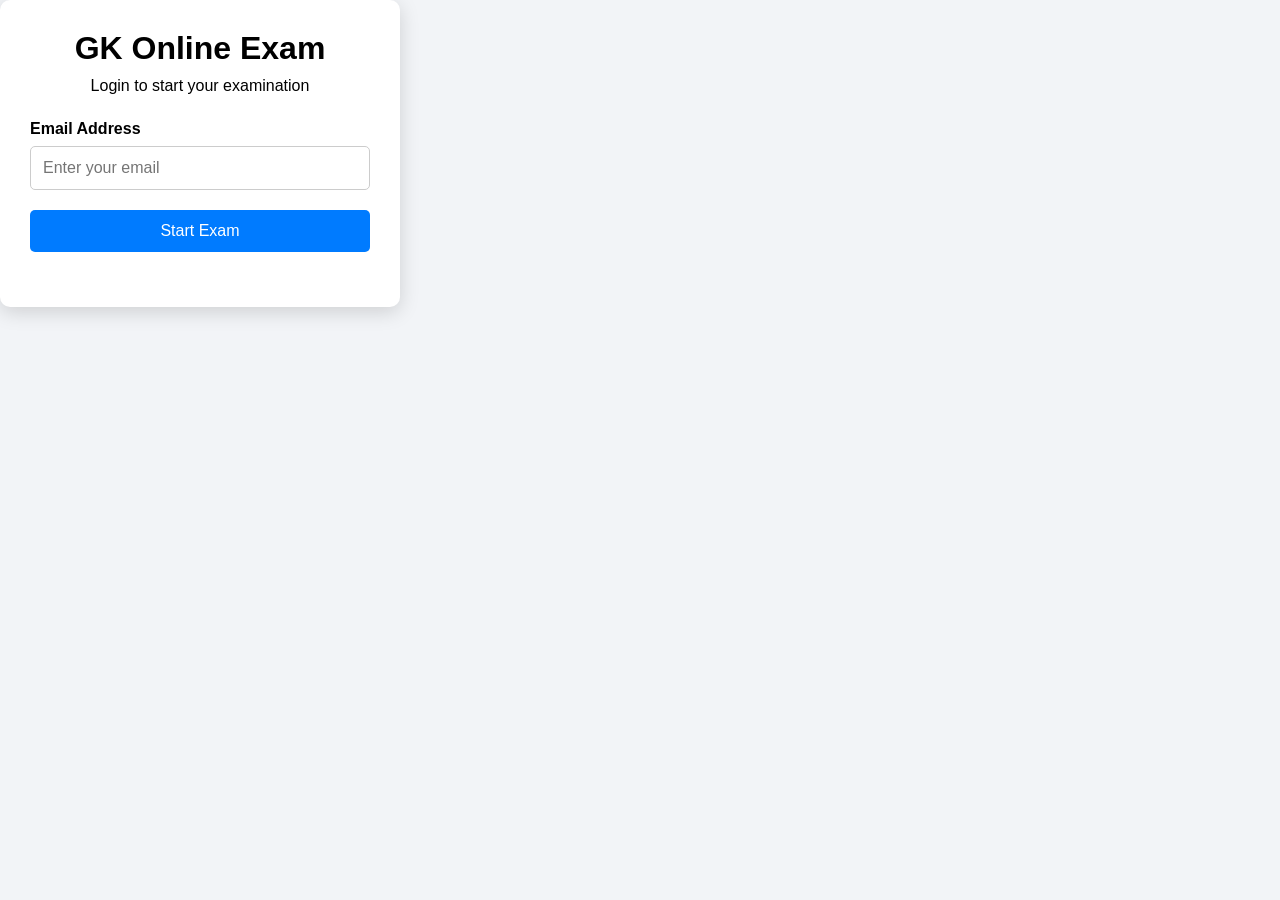
<file: index.html>
<!DOCTYPE html>
<html lang="en">
<head>
    <meta charset="UTF-8">
    <meta name="viewport" content="width=device-width, initial-scale=1.0">

    <title>GK Online Exam</title>

    <link rel="stylesheet" href="style.css">
</head>

<body>

    <div class="login-container">

        <h1>GK Online Exam</h1>

        <p>Login to start your examination</p>

        <form id="loginForm">

            <label for="email">Email Address</label>

            <input
                type="email"
                id="email"
                placeholder="Enter your email"
                required
            >

            <button type="submit">Start Exam</button>

        </form>

        <p id="message"></p>

    </div>

    <script src="script.js"></script>

</body>
</html>
</file>
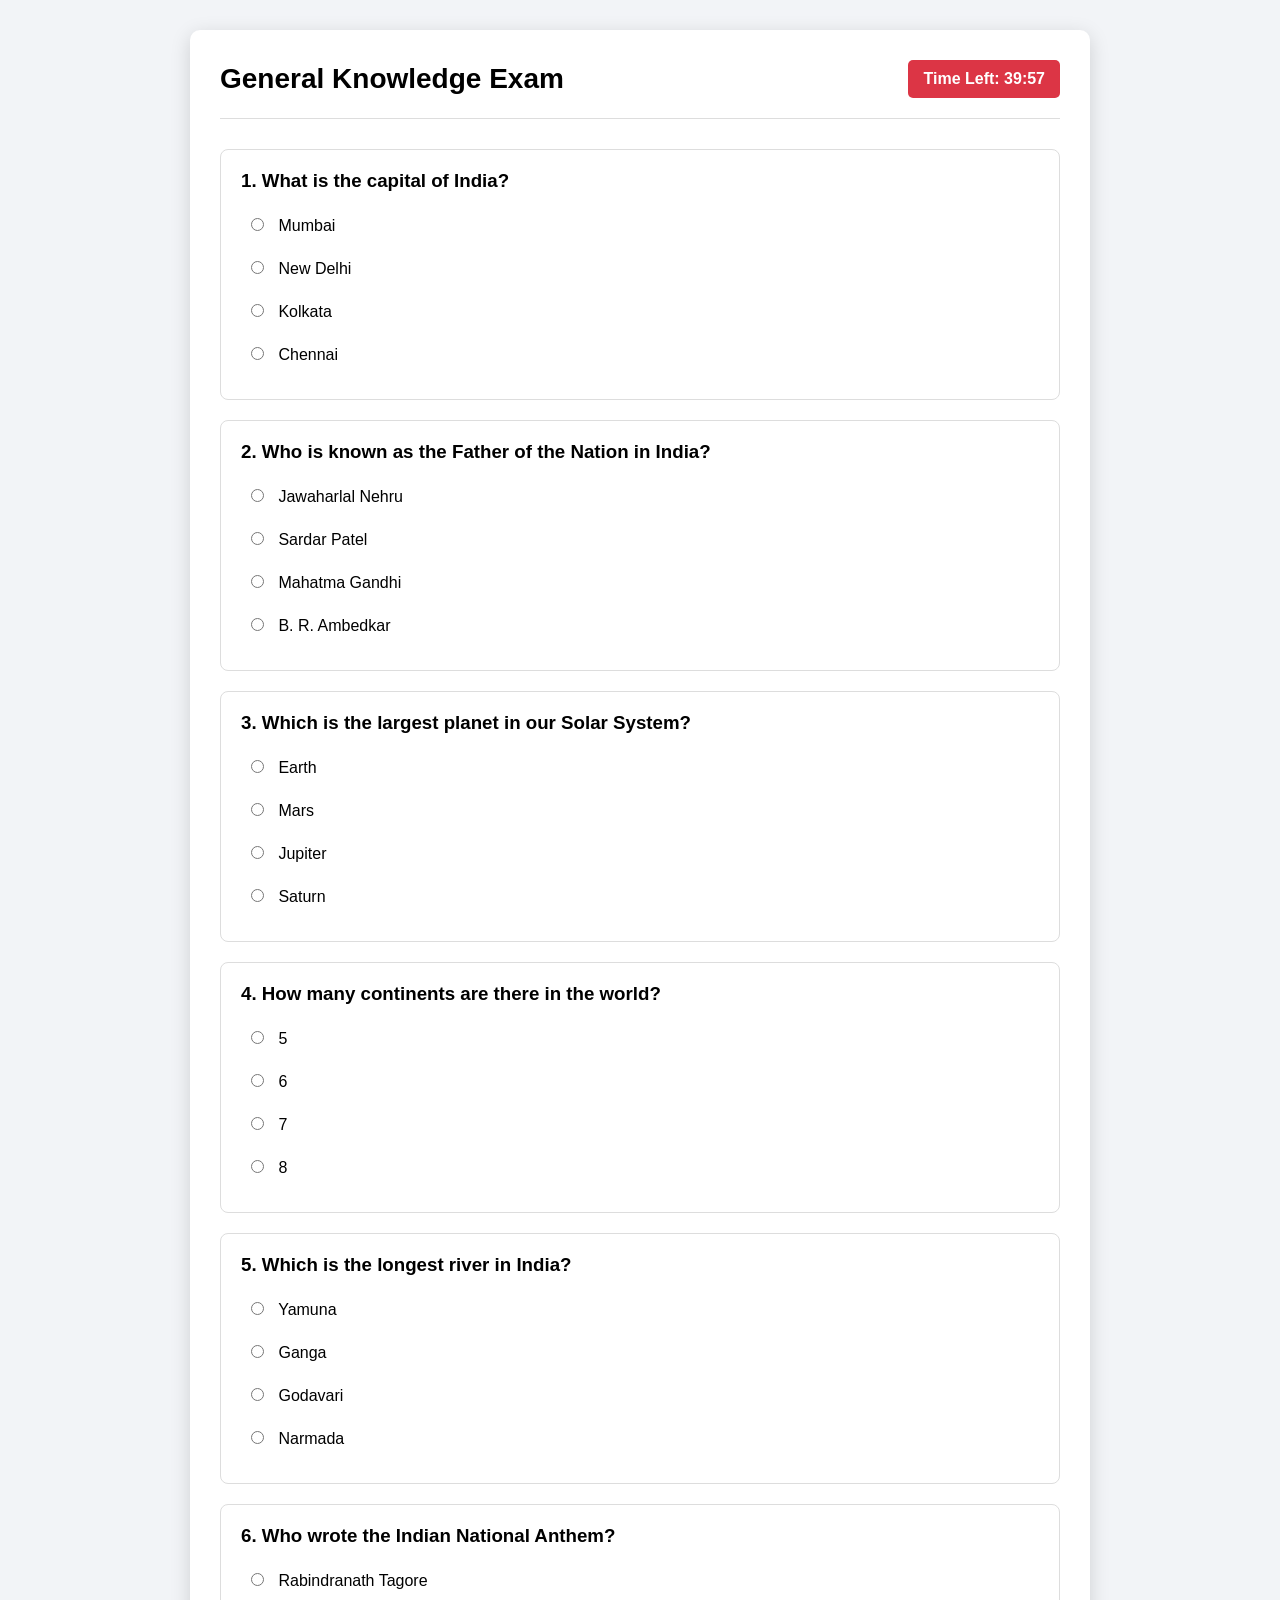
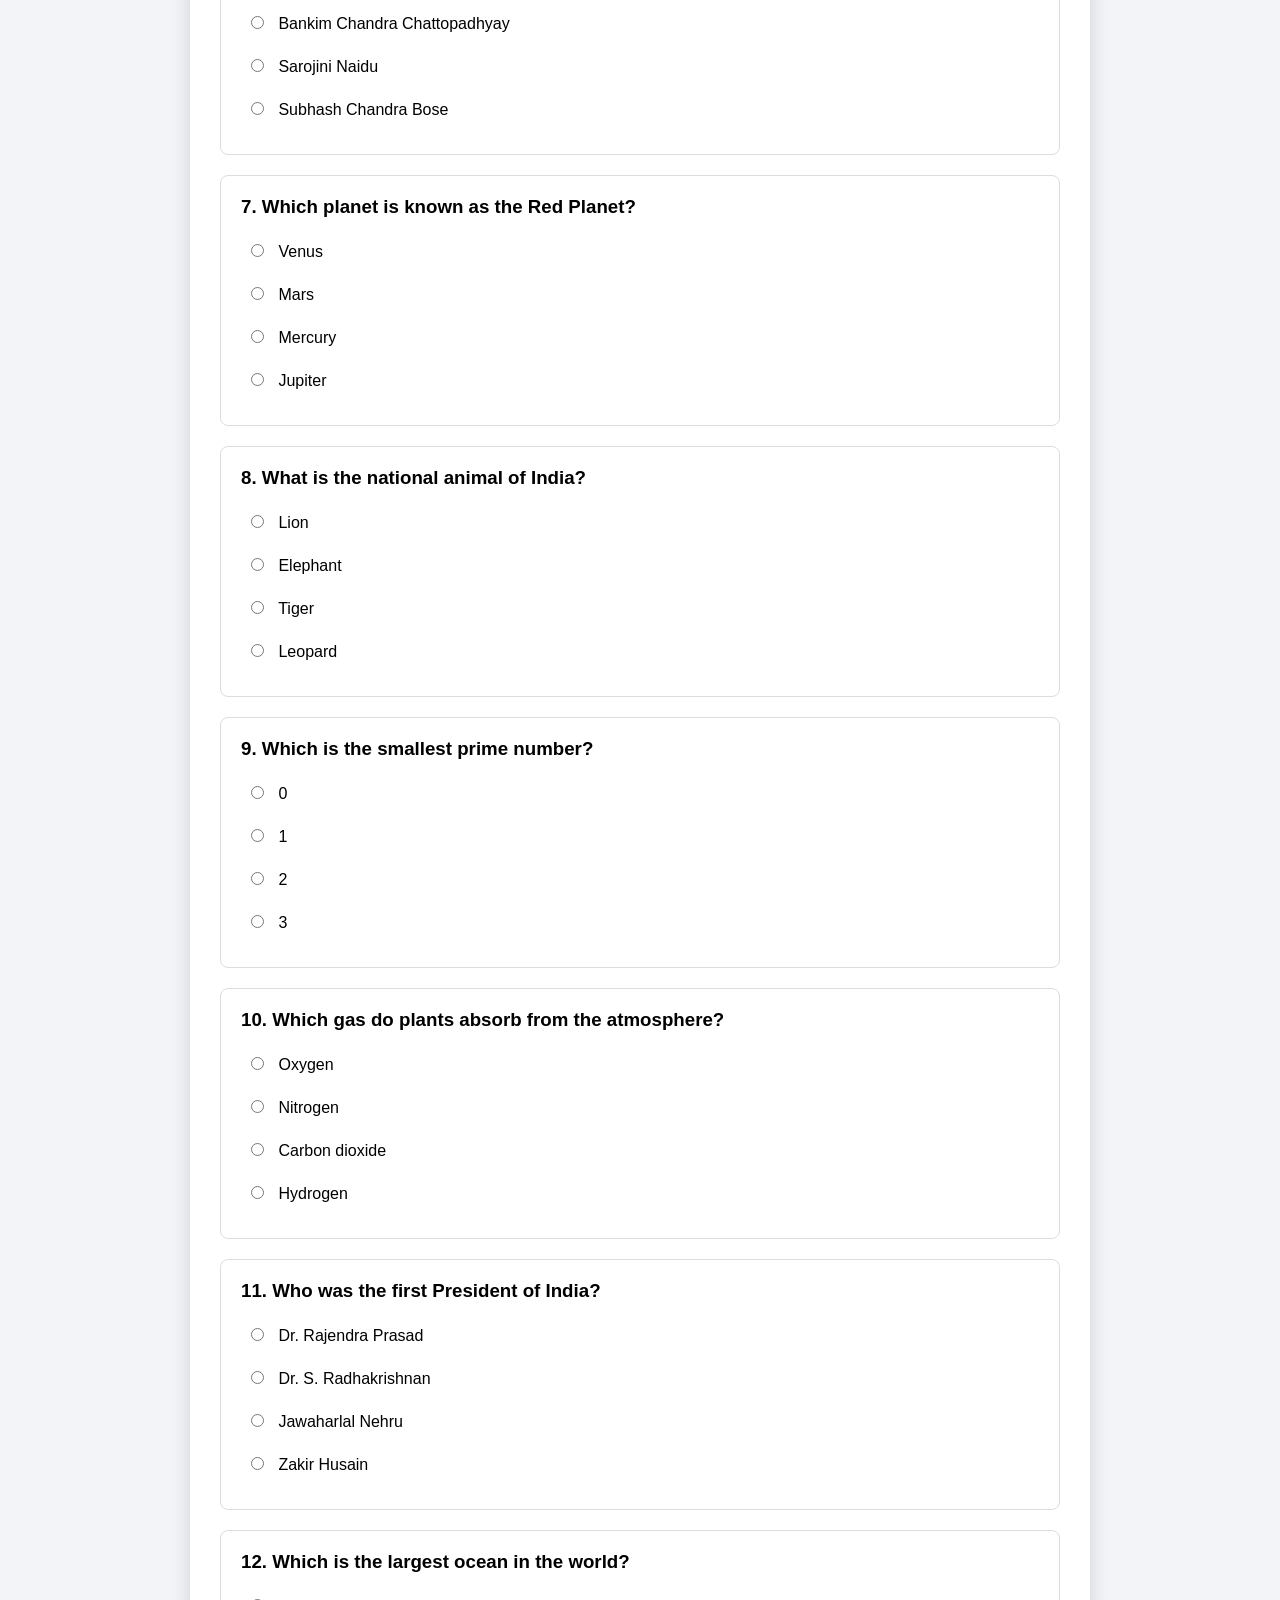
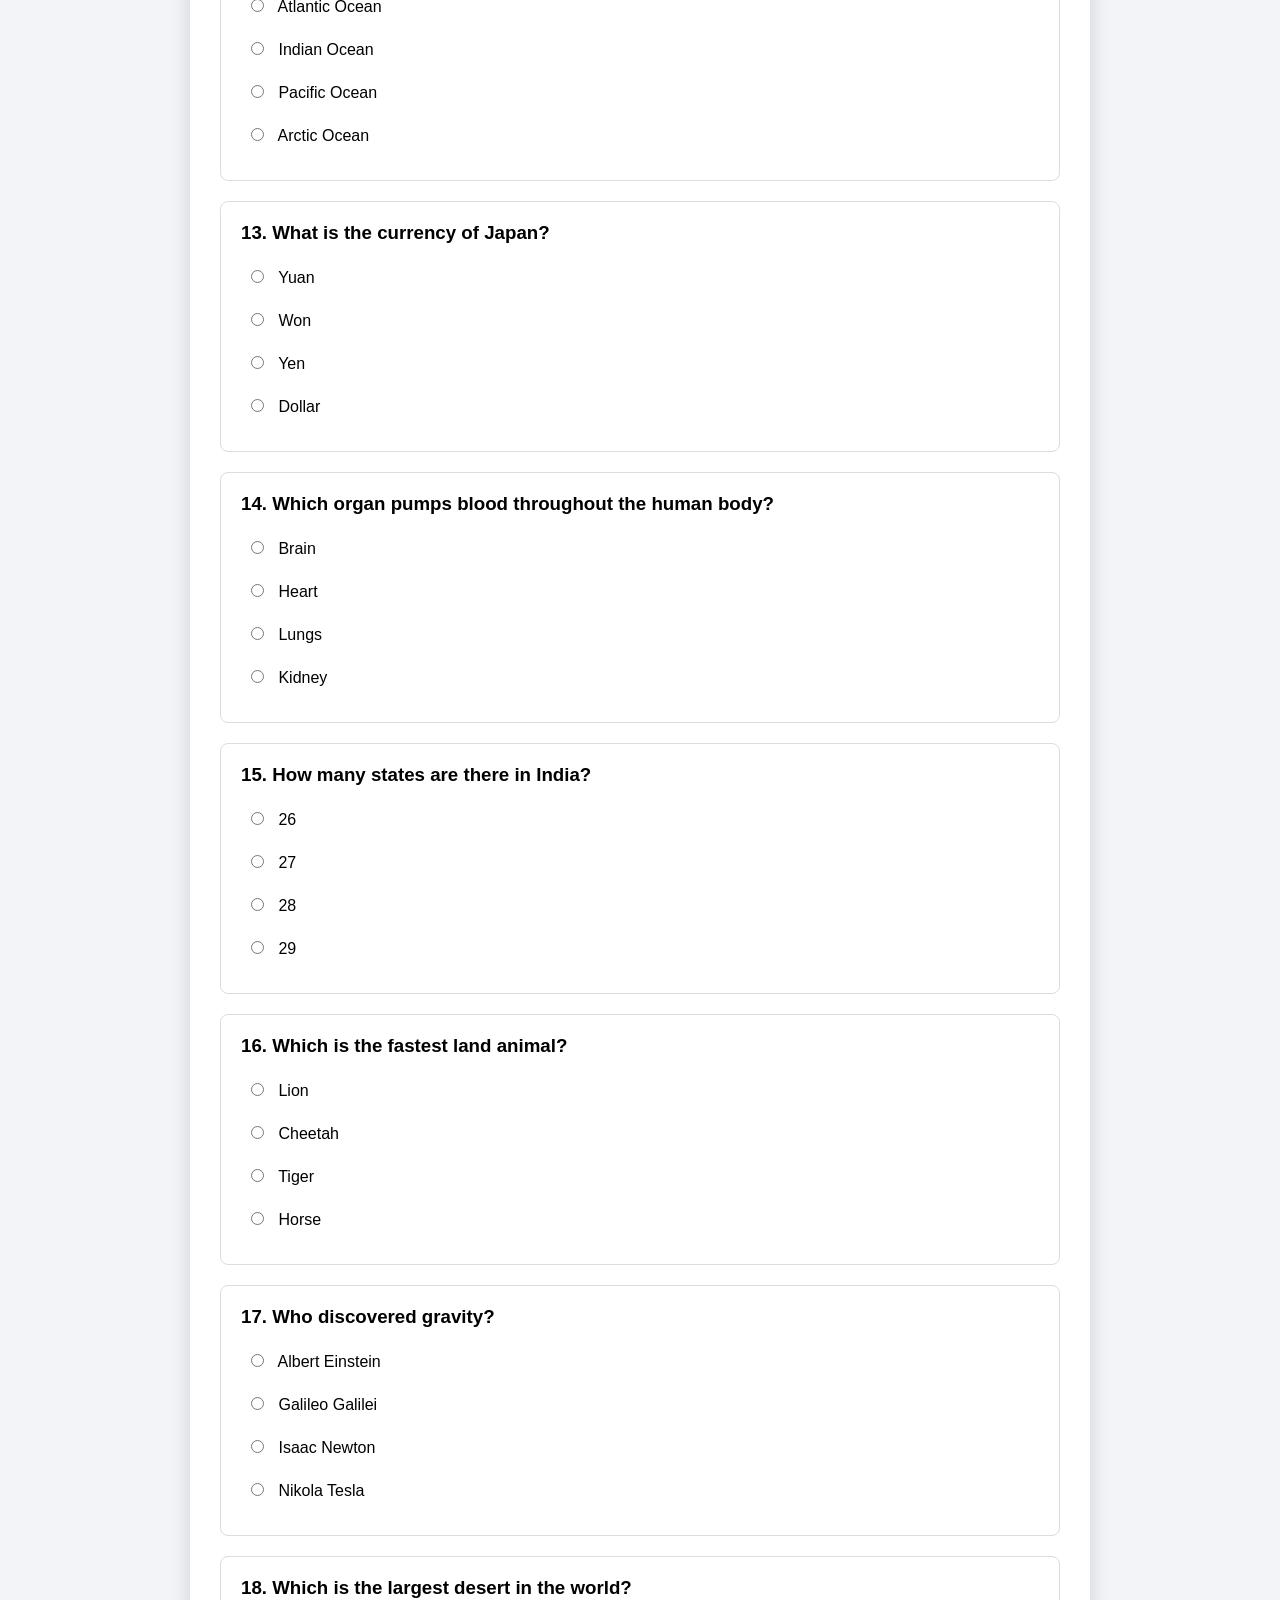
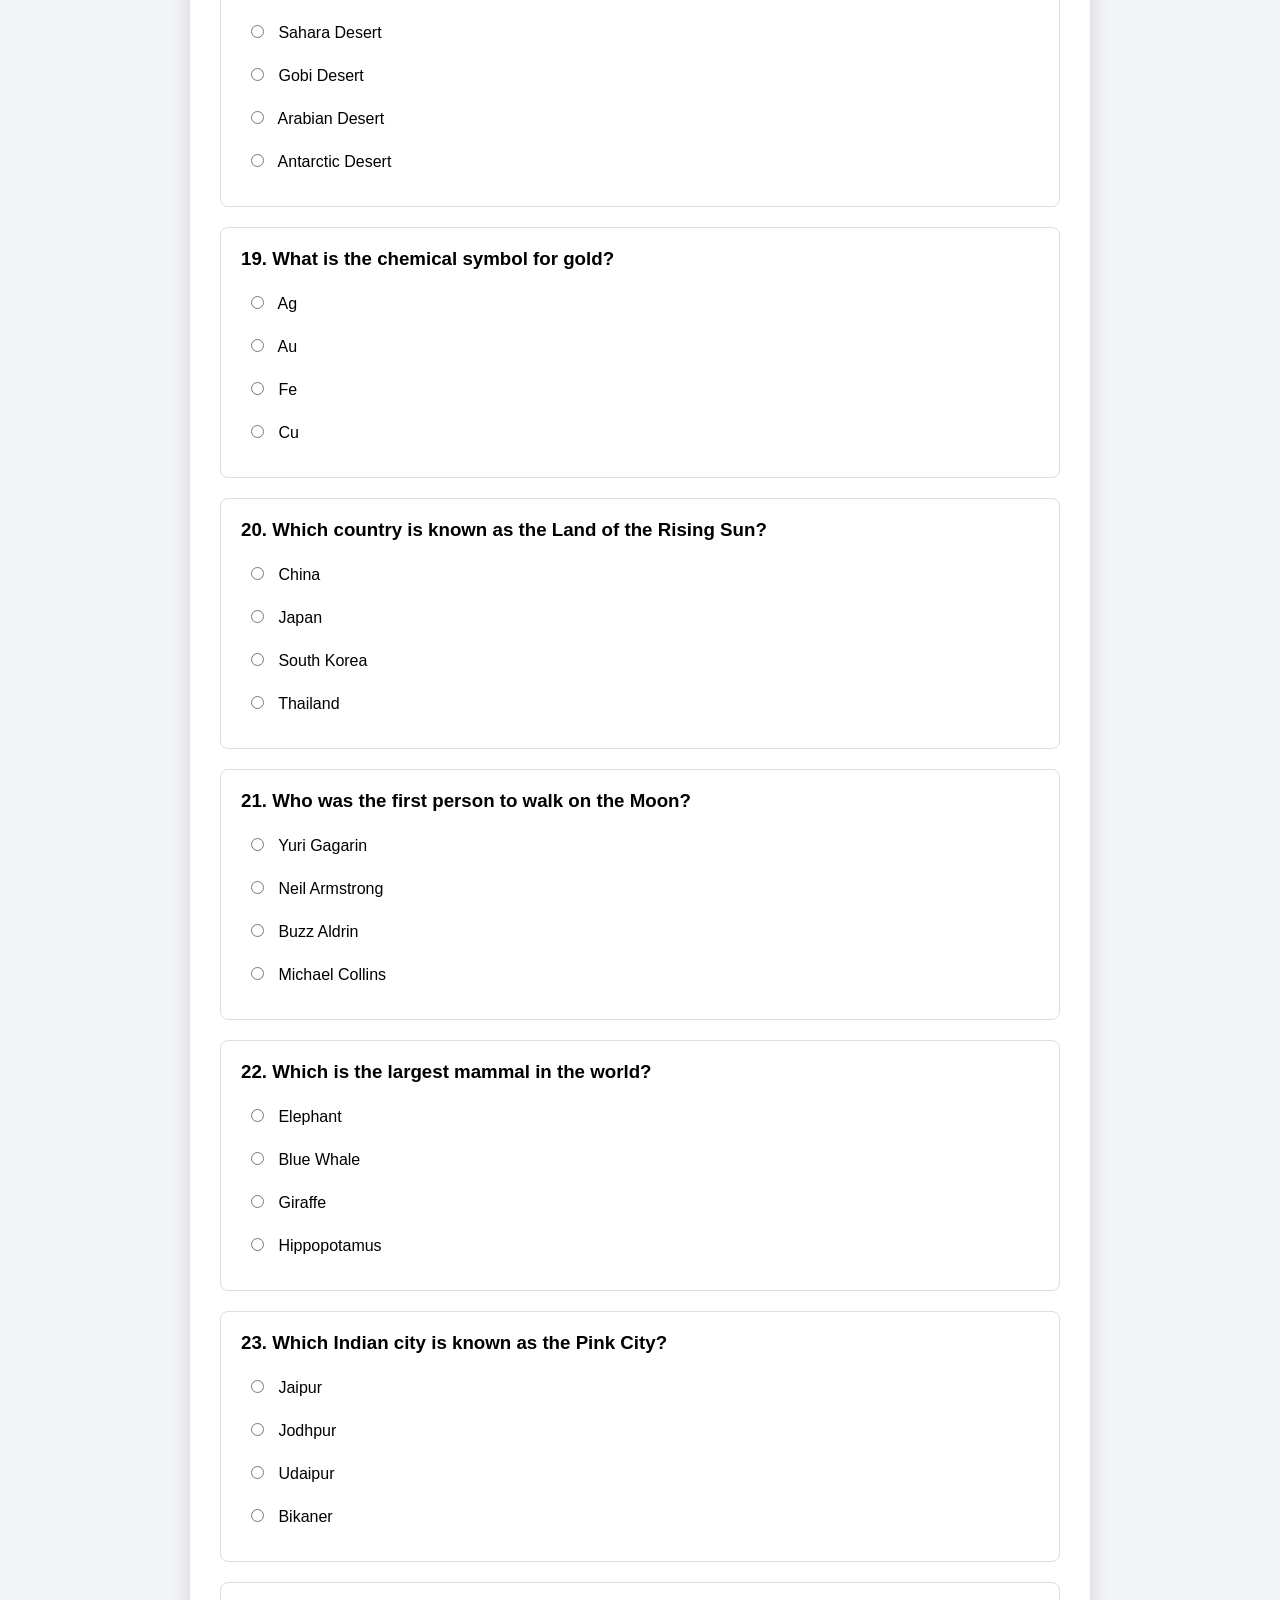
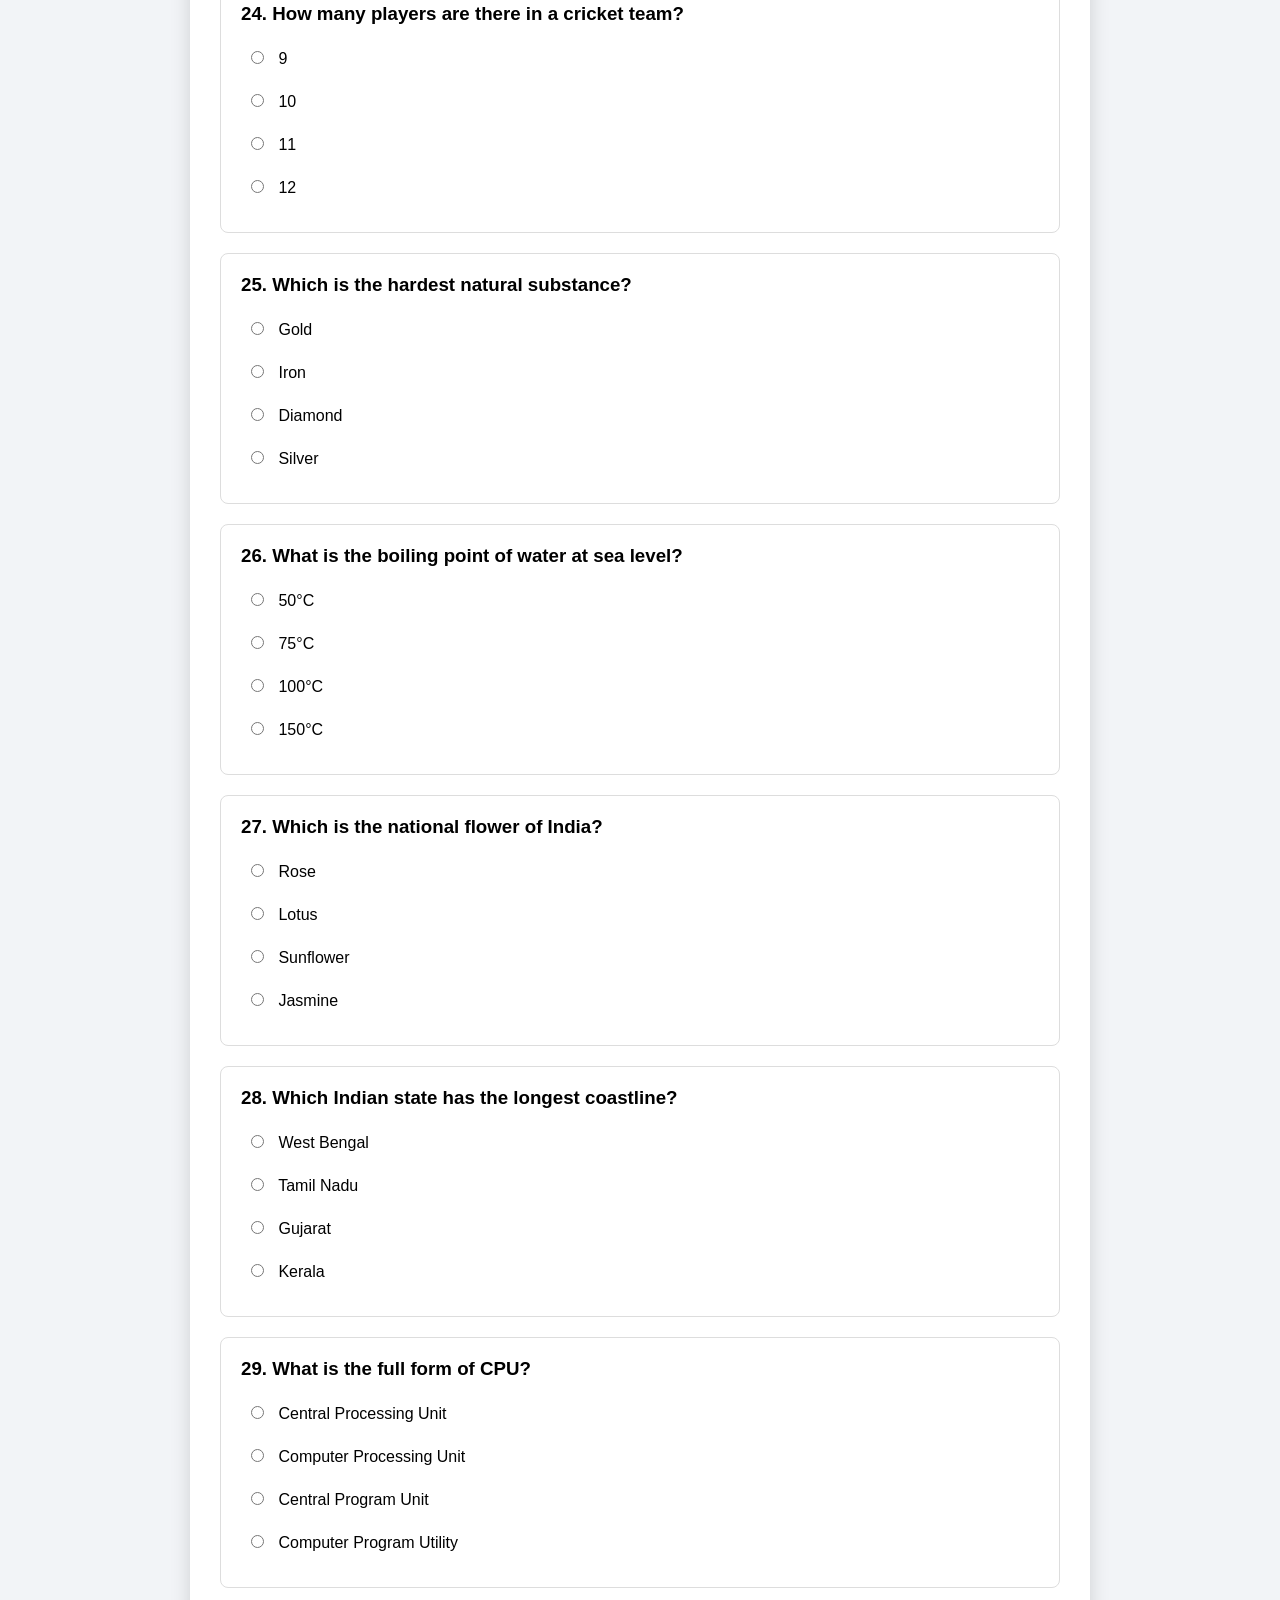
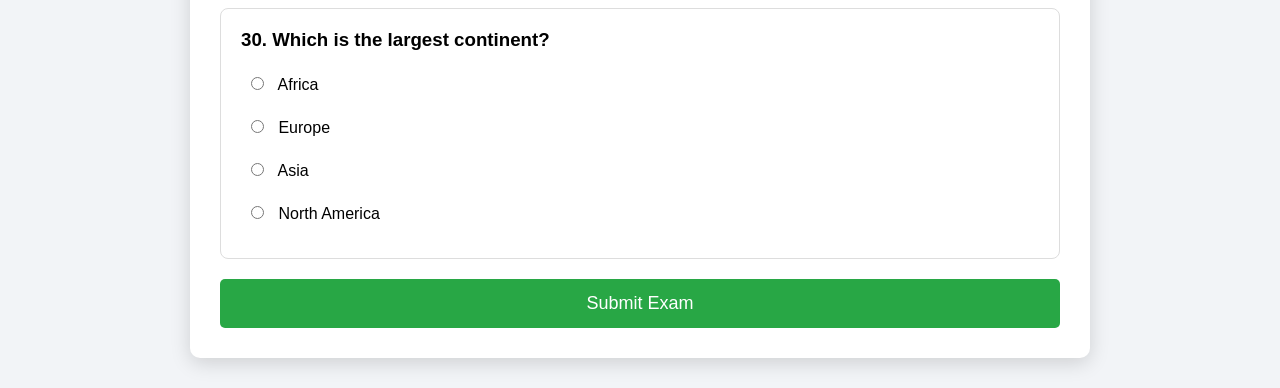
<file: exam.html>
<!DOCTYPE html>
<html lang="en">
<head>
    <meta charset="UTF-8">
    <meta name="viewport" content="width=device-width, initial-scale=1.0">

    <title>GK Exam</title>

    <link rel="stylesheet" href="style.css">
</head>

<body>

    <div class="exam-container">

        <div class="exam-header">
            <h1>General Knowledge Exam</h1>

            <div class="timer">
                Time Left:
                <span id="timer">40:00</span>
            </div>
        </div>

        <form id="examForm">

            <div id="questions"></div>

            <button type="submit" class="submit-btn">
                Submit Exam
            </button>

        </form>

    </div>

    <script src="script.js"></script>

</body>
</html>
</file>
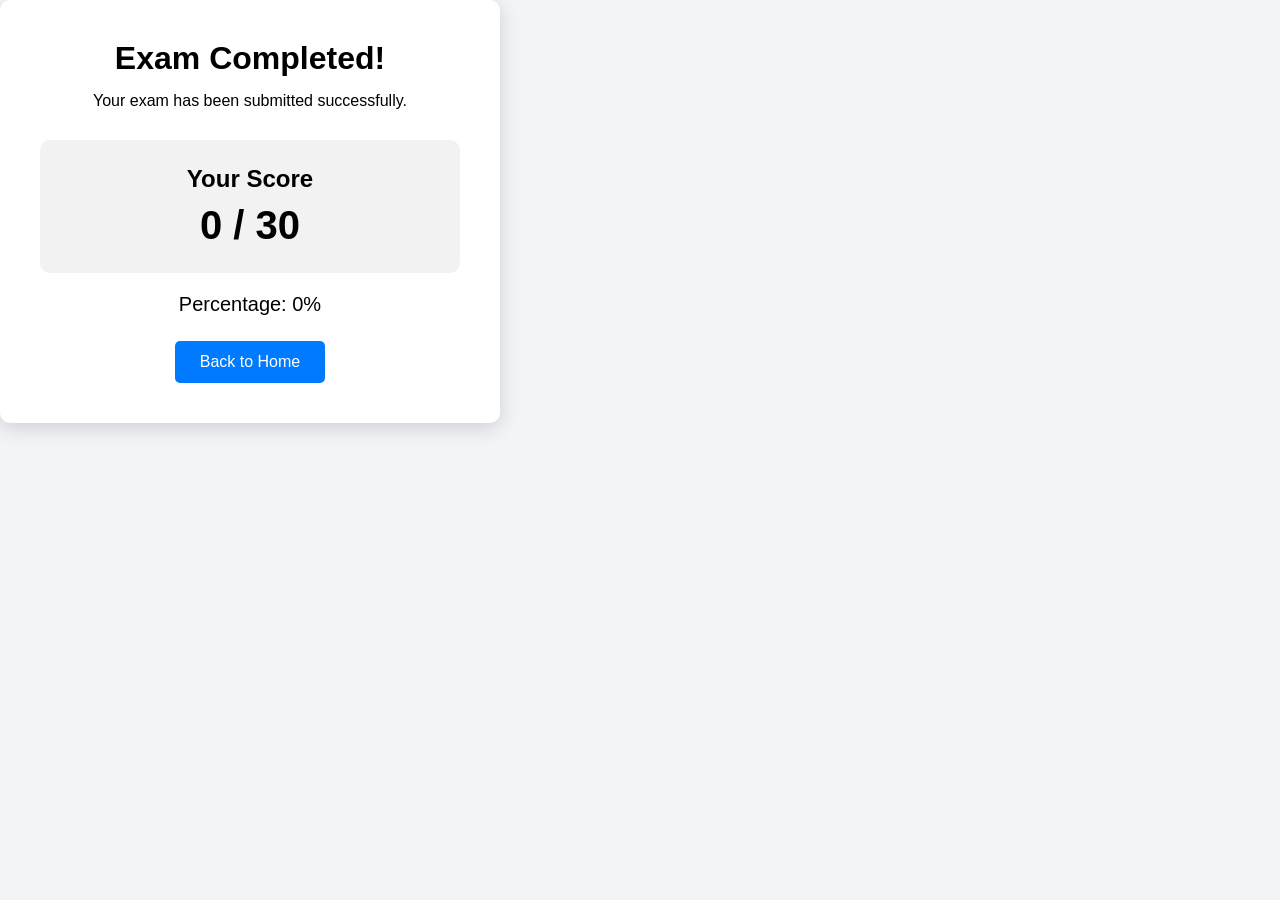
<file: result.html>
<!DOCTYPE html>
<html lang="en">

<head>
    <meta charset="UTF-8">

    <meta name="viewport" content="width=device-width, initial-scale=1.0">

    <title>Exam Result</title>

    <link rel="stylesheet" href="style.css">
</head>

<body>

    <div class="result-container">

        <h1>Exam Completed!</h1>

        <p class="result-message">
            Your exam has been submitted successfully.
        </p>

        <div class="score-box">

            <h2>Your Score</h2>

            <p id="score">0 / 30</p>

        </div>

        <p id="percentage">
            Percentage: 0%
        </p>

        <button onclick="goHome()">
            Back to Home
        </button>

    </div>

    <script src="script.js"></script>

</body>

</html>
</file>
<file: style.css>
/* =========================
   GENERAL
========================= */

* {
    margin: 0;
    padding: 0;
    box-sizing: border-box;
}

body {
    font-family: Arial, sans-serif;
    background: #f2f4f7;
    min-height: 100vh;
}


/* =========================
   LOGIN PAGE
========================= */

body.login-page {
    display: flex;
    justify-content: center;
    align-items: center;
}

.login-container {
    width: 400px;
    max-width: 90%;

    background: white;

    padding: 30px;

    border-radius: 10px;

    box-shadow: 0 5px 20px rgba(0, 0, 0, 0.15);
}

.login-container h1 {
    text-align: center;
    margin-bottom: 10px;
}

.login-container > p {
    text-align: center;
    margin-bottom: 25px;
}

.login-container label {
    display: block;
    margin-bottom: 8px;
    font-weight: bold;
}

.login-container input {
    width: 100%;

    padding: 12px;

    border: 1px solid #ccc;
    border-radius: 5px;

    margin-bottom: 20px;

    font-size: 16px;
}

.login-container button {
    width: 100%;

    padding: 12px;

    border: none;
    border-radius: 5px;

    background: #007bff;
    color: white;

    font-size: 16px;

    cursor: pointer;
}

.login-container button:hover {
    background: #0056b3;
}

#message {
    margin-top: 15px;
    color: #dc3545;
}


/* =========================
   EXAM PAGE
========================= */

.exam-container {
    width: 900px;
    max-width: 95%;

    margin: 30px auto;

    background: white;

    padding: 30px;

    border-radius: 10px;

    box-shadow: 0 5px 20px rgba(0, 0, 0, 0.15);
}

.exam-header {
    display: flex;
    justify-content: space-between;
    align-items: center;

    margin-bottom: 30px;

    padding-bottom: 20px;

    border-bottom: 1px solid #ddd;
}

.exam-header h1 {
    font-size: 28px;
}

.timer {
    background: #dc3545;

    color: white;

    padding: 10px 15px;

    border-radius: 5px;

    font-weight: bold;
}

.question-box {
    border: 1px solid #ddd;

    padding: 20px;

    margin-bottom: 20px;

    border-radius: 8px;
}

.question-box h3 {
    margin-bottom: 15px;
}

.question-box label {
    display: block;

    padding: 10px;

    margin: 5px 0;

    cursor: pointer;

    border-radius: 5px;
}

.question-box label:hover {
    background: #f2f2f2;
}

.question-box input {
    margin-right: 10px;
}

.submit-btn {
    width: 100%;

    padding: 14px;

    background: #28a745;

    color: white;

    border: none;

    border-radius: 5px;

    font-size: 18px;

    cursor: pointer;
}

.submit-btn:hover {
    background: #218838;
}


/* =========================
   RESULT PAGE
========================= */

body.result-page {
    display: flex;

    justify-content: center;

    align-items: center;
}

.result-container {
    width: 500px;

    max-width: 90%;

    background: white;

    padding: 40px;

    border-radius: 10px;

    text-align: center;

    box-shadow: 0 5px 20px rgba(0, 0, 0, 0.15);
}

.result-container h1 {
    margin-bottom: 15px;
}

.result-message {
    margin-bottom: 30px;
}

.score-box {
    background: #f2f2f2;

    padding: 25px;

    border-radius: 10px;

    margin-bottom: 20px;
}

.score-box h2 {
    margin-bottom: 10px;
}

#score {
    font-size: 40px;

    font-weight: bold;
}

#percentage {
    font-size: 20px;

    margin-bottom: 25px;
}

.result-container button {
    padding: 12px 25px;

    border: none;

    border-radius: 5px;

    background: #007bff;

    color: white;

    font-size: 16px;

    cursor: pointer;
}

.result-container button:hover {
    background: #0056b3;
}


/* =========================
   RESPONSIVE DESIGN
========================= */

@media (max-width: 600px) {

    .exam-container {
        padding: 15px;
    }

    .exam-header {
        flex-direction: column;

        gap: 15px;

        text-align: center;
    }

    .exam-header h1 {
        font-size: 22px;
    }

    .question-box {
        padding: 15px;
    }

    .result-container {
        padding: 25px;
    }
}
</file>
